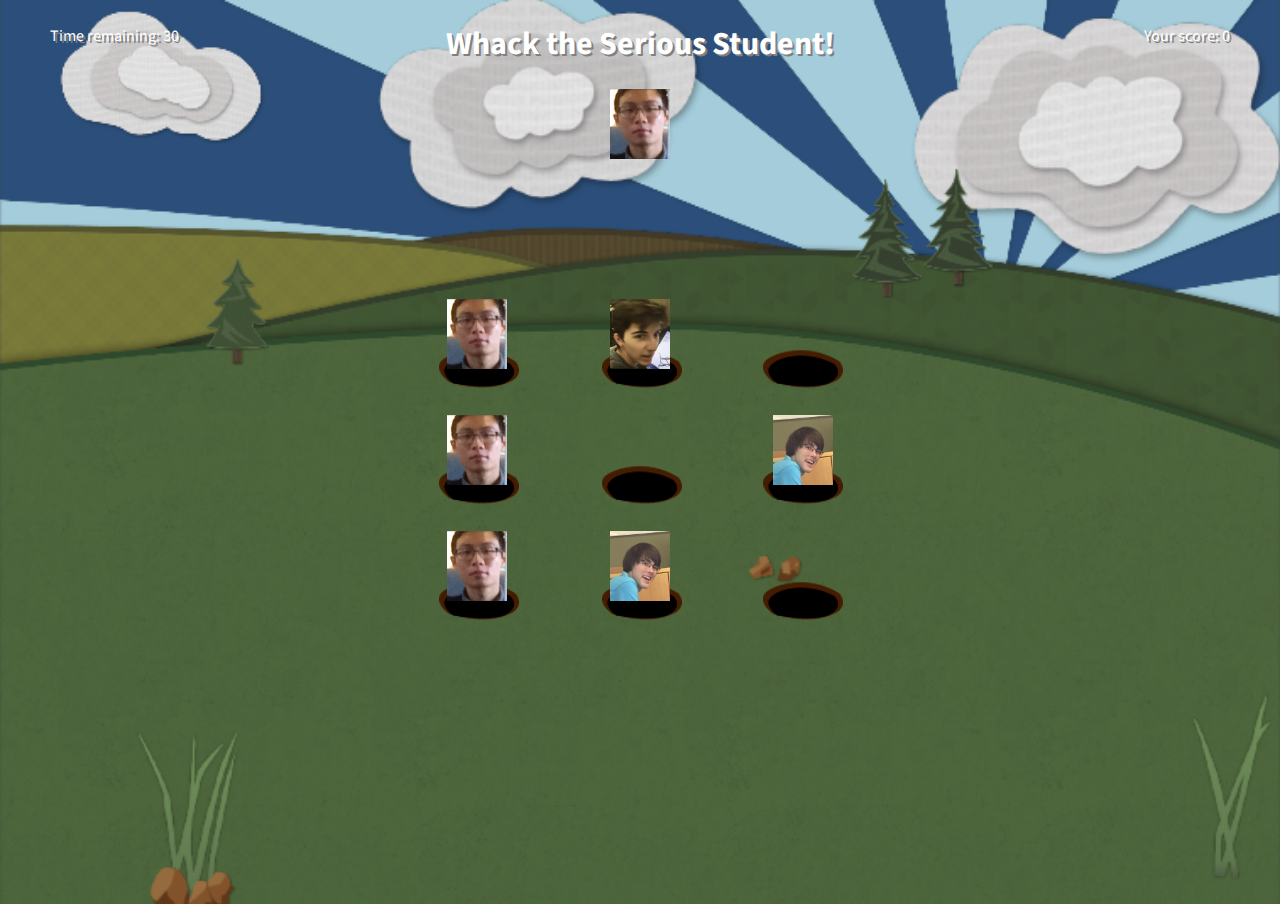
<file: index.html>
<!DOCTYPE html>
<html>

<head>
  <meta charset="UTF-8" />
  <script>
    window.onload = function() {
      window.location.replace("http://astrocb.github.io/Whack-A-Student/whack.html");
    }
  </script>
</head>

<body></body>

</html>
</file>
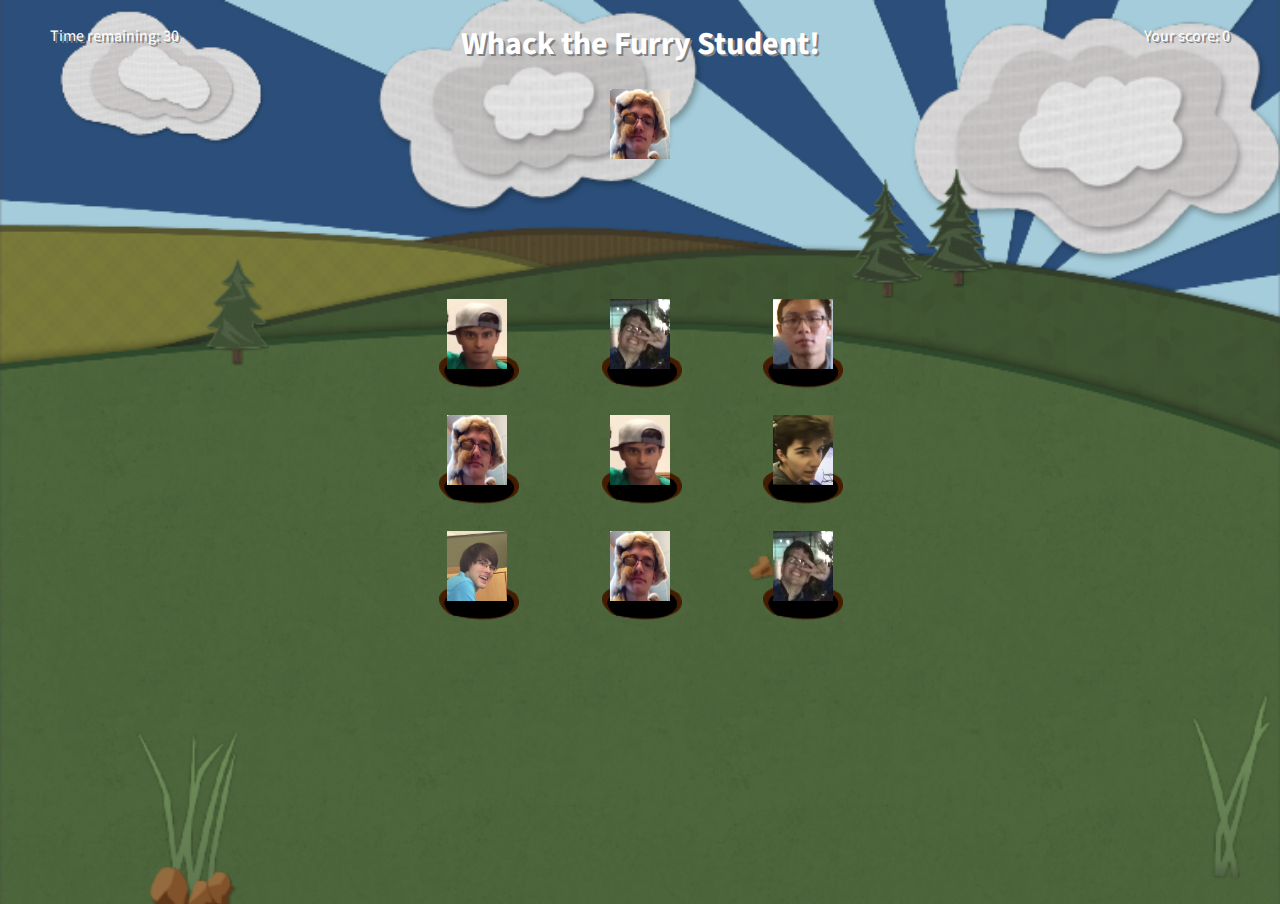
<file: whack.html>
<!DOCTYPE html>
<html style="cursor: url('Images/hammer.png'), pointer;">

<head>
  <meta charset="UTF-8" />
  <title>Whack-A-Student</title>
  <link href='http://fonts.googleapis.com/css?family=Source+Sans+Pro' rel='stylesheet' type='text/css'>
  <link rel="stylesheet" type="text/css" href="whack.css" />
</head>

<body>
  <div id="overlay" hidden="hidden"></div>
  <h1 id="head"></h1>
  <img alt="Example" id="ex" />
  <div id="timer">Time remaining:
    <span id="timeVal">30</span>
  </div>
  <div id="score">Your score:
    <span id="scoreVal">0</span>
  </div>
  <div id="game">
    <div id="rowOne">
      <div class="hole">
        <img class="filler" alt="Whack!" />
        <div class="placeholder"></div>
      </div>
      <div class="hole">
        <img class="filler" alt="Whack!" />
        <div class="placeholder"></div>
      </div>
      <div class="hole">
        <img class="filler" alt="Whack!" />
        <div class="placeholder"></div>
      </div>
    </div>
    <div id="rowTwo">
      <div class="hole">
        <img class="filler" alt="Whack!" />
        <div class="placeholder"></div>
      </div>
      <div class="hole">
        <img class="filler" alt="Whack!" />
        <div class="placeholder"></div>
      </div>
      <div class="hole">
        <img class="filler" alt="Whack!" />
        <div class="placeholder"></div>
      </div>
    </div>
    <div id="rowThree">
      <div class="hole">
        <img class="filler" alt="Whack!" />
        <div class="placeholder"></div>
      </div>
      <div class="hole">
        <img class="filler" alt="Whack!" />
        <div class="placeholder"></div>
      </div>
      <div class="hole">
        <img class="filler" alt="Whack!" />
        <div class="placeholder"></div>
      </div>
    </div>
  </div>
  <div id="alert"><span id="alertText"></span></div>
  <script src="whack.js"></script>
</body>

</html>
</file>
<file: whack.css>
#head {
  text-align: center;
  clear: right;
}
body {
  font-family: "Source Sans Pro", sans-serif;
  position: relative;
  background-image: url("Images/scene.png"); /* Courtesy of 2dtoolkit.com */
  background-repeat: no-repeat;
  background-size: cover;
  color: white;
  text-shadow: 2px 2px grey;
}
#score {
  text-align: center;
  position: absolute;
  right: 50px;
  top: 25px;
}
.hole {
  background-image: url("Images/hole.png");
  background-repeat: no-repeat;
  background-position: center;
  padding: 50px;
  display: inline;
}
.filler {
  width: 60px;
  height: 70px;
  position: absolute;
}
#rowOne, #rowTwo, #rowThree {
  margin-left: auto;
  margin-right: auto;
  text-align: center;
  display: block;
}
#rowOne, #rowTwo {
  padding-bottom: 50px;
}
.placeholder {
  display: inline-block;
  width: 60px;
  height: 60px;
}
#timer {
  text-align: center;
  position: absolute;
  left: 50px;
  top: 25px;
}
#ex {
  width: 60px;
  height: 70px;
  display: block;
  margin-left: auto;
  margin-right: auto;
  margin-bottom: 140px;
}
#alert {
  width: 300px;
  height: 200px;
  display: block;
  margin-left: auto;
  margin-right: auto;
  position: absolute;
  z-index: 2;
  background-color: lightgrey;
  visibility: hidden;
  top: calc(25%);
  left: calc(50% - 150px);
  text-align: center;
  border-radius: 5%;
  border: 1px solid black;
  font-size: 16pt;
  padding: 5px;
}
html, body {
  height: 100%;
  width: 100%;
  margin: 0;
  padding: 0;
  display: inline-block;
  overflow: hidden;
}
#overlay {
  position: absolute;
  top: 0;
  left: 0;
  width: 100%;
  height: 100%;
  z-index: 1;
  background-color: rgba(0, 0, 0, 0.5);
}
</file>
